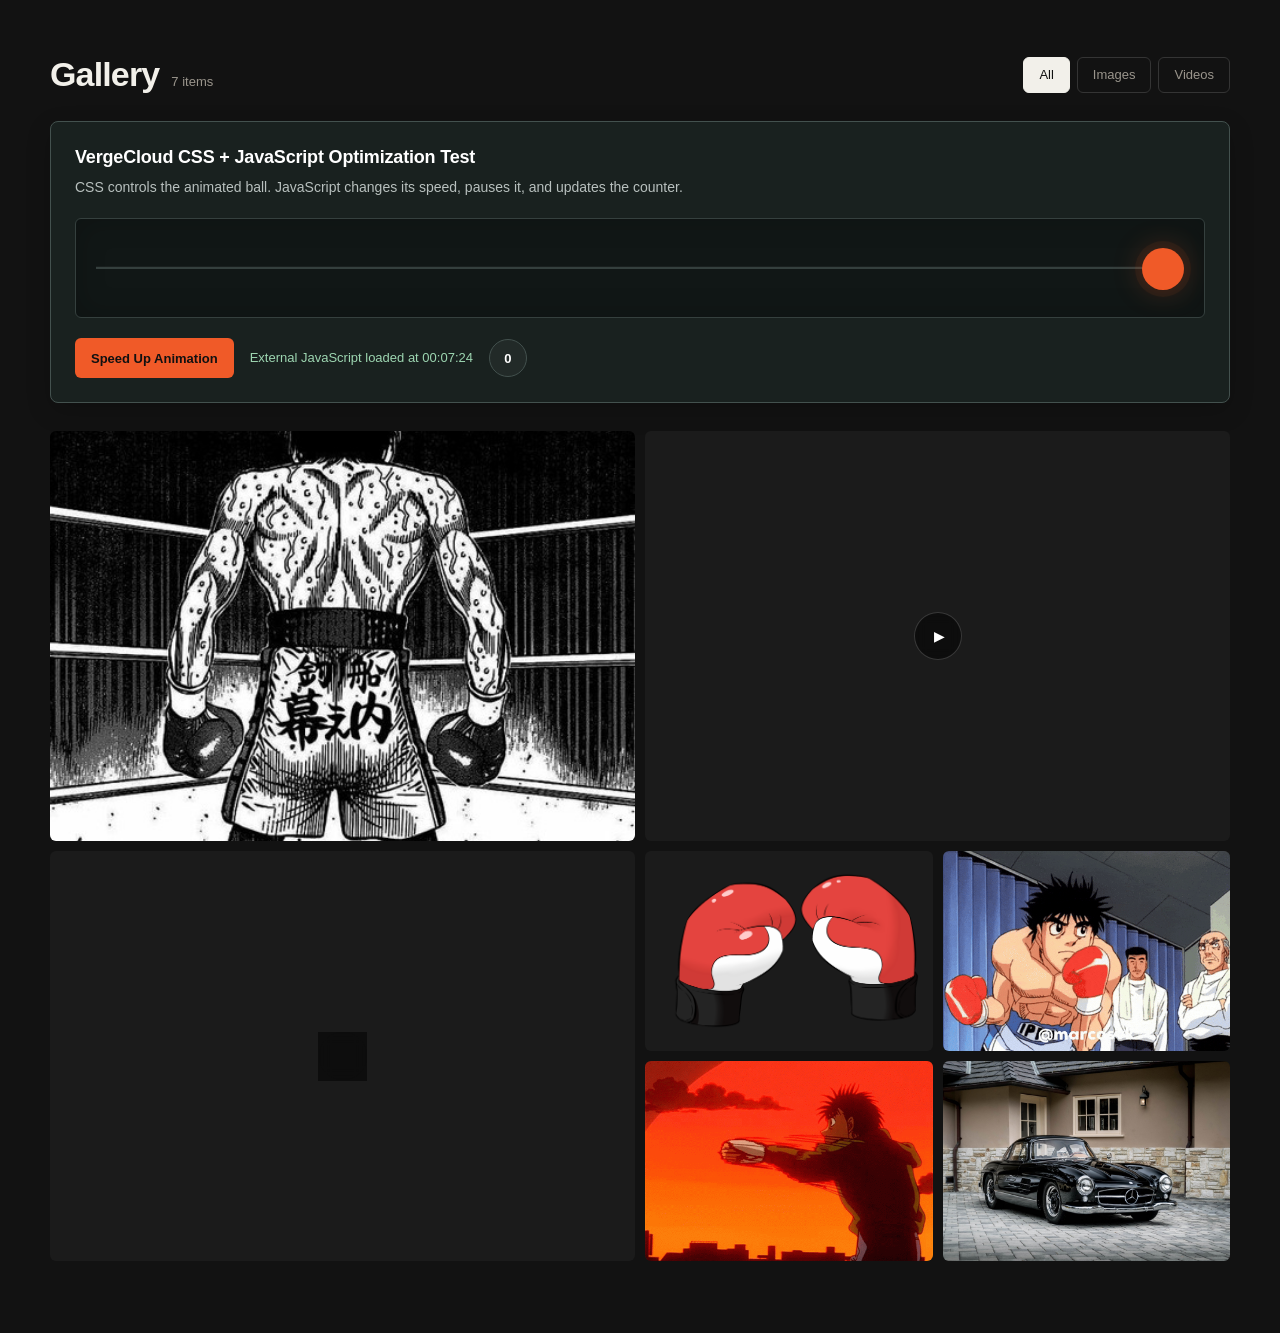
<file: index.html>
<!DOCTYPE html>
<html lang="en">
<head>
  <meta charset="UTF-8">
  <meta name="viewport" content="width=device-width, initial-scale=1.0">

  <title>Gallery</title>

  <link rel="stylesheet" href="/css/optimization-test.css?v=20260910-test">


  <style>
    * {
      box-sizing: border-box;
    }

    html {
      scroll-behavior: smooth;
    }

    body {
      margin: 0;
      background: #121212;
      color: #f2f0ea;
      font-family:
        -apple-system,
        BlinkMacSystemFont,
        "Segoe UI",
        Helvetica,
        Arial,
        sans-serif;
    }

    body.mg-no-scroll {
      overflow: hidden;
    }

    button {
      font: inherit;
    }

    .mg-gallery {
      --mg-bg: #121212;
      --mg-surface: #1b1b1b;
      --mg-surface-hover: #222;
      --mg-text: #f2f0ea;
      --mg-muted: #9a958c;
      --mg-border: #343434;
      --mg-border-hover: #666;
      --mg-accent: #c98f4e;
      --mg-gap: 10px;

      min-height: 100vh;
      background: var(--mg-bg);
      color: var(--mg-text);
      padding: 56px 24px 72px;
    }

    .mg-container {
      width: 100%;
      max-width: 1180px;
      margin: 0 auto;
    }

    /* ==========================
       HEADER
    ========================== */

    .mg-head {
      margin-bottom: 28px;

      display: flex;
      align-items: center;
      justify-content: space-between;
      flex-wrap: wrap;

      gap: 18px;
    }

    .mg-heading {
      display: flex;
      align-items: baseline;
      gap: 12px;
    }

    .mg-head h2 {
      margin: 0;

      font-size: clamp(26px, 3vw, 34px);
      line-height: 1.1;
      font-weight: 600;

      letter-spacing: -0.025em;
    }

    .mg-count {
      color: var(--mg-muted);
      font-size: 13px;
    }

    /* ==========================
       FILTERS
    ========================== */

    .mg-filters {
      display: flex;
      align-items: center;
      gap: 7px;

      overflow-x: auto;
      scrollbar-width: none;
    }

    .mg-filters::-webkit-scrollbar {
      display: none;
    }

    .mg-filter {
      flex-shrink: 0;

      min-height: 36px;
      padding: 7px 15px;

      border: 1px solid var(--mg-border);
      border-radius: 6px;

      background: transparent;
      color: var(--mg-muted);

      font-size: 13px;
      font-weight: 500;

      cursor: pointer;

      text-decoration: none;
      display: inline-flex;
      align-items: center;
      justify-content: center;

      transition:
        background 0.18s ease,
        border-color 0.18s ease,
        color 0.18s ease,
        transform 0.18s ease;
    }

    .mg-filter:hover {
      color: var(--mg-text);
      border-color: var(--mg-border-hover);
      background: #1d1d1d;
    }

    .mg-filter:active {
      transform: scale(0.97);
    }

    .mg-filter.active {
      background: var(--mg-text);
      color: #111;
      border-color: var(--mg-text);
    }

    .mg-filter:focus-visible {
      outline: 2px solid var(--mg-accent);
      outline-offset: 3px;
    }

    /* ==========================
       GRID
    ========================== */

    .mg-grid {
      display: grid;

      grid-template-columns: repeat(4, minmax(0, 1fr));
      grid-auto-rows: 200px;
      grid-auto-flow: dense;

      gap: var(--mg-gap);
    }

    .mg-item {
      position: relative;

      margin: 0;
      overflow: hidden;

      border-radius: 6px;
      background: var(--mg-surface);

      cursor: pointer;

      opacity: 1;
      transform: scale(1);

      transition:
        opacity 0.22s ease,
        transform 0.22s ease,
        background 0.2s ease;
    }

    .mg-item:hover {
      background: var(--mg-surface-hover);
    }

    .mg-item.mg-span-2 {
      grid-column: span 2;
      grid-row: span 2;
    }

    .mg-item.mg-hidden {
      display: none;
    }

    .mg-item img,
    .mg-item video {
      width: 100%;
      height: 100%;

      object-fit: cover;
      display: block;

      transition:
        transform 0.45s cubic-bezier(0.2, 0.7, 0.2, 1),
        filter 0.35s ease;
    }

    .mg-item::after {
      content: "";

      position: absolute;
      inset: 0;

      pointer-events: none;

      background:
        linear-gradient(
          to top,
          rgba(0, 0, 0, 0.35),
          rgba(0, 0, 0, 0) 45%
        );

      opacity: 0;

      transition: opacity 0.3s ease;
    }

    .mg-item:hover::after {
      opacity: 1;
    }

    .mg-item:hover img,
    .mg-item:hover video {
      transform: scale(1.035);
      filter: brightness(0.88);
    }

    .mg-type {
      position: absolute;
      z-index: 3;

      left: 12px;
      bottom: 12px;

      color: rgba(255, 255, 255, 0.88);

      font-size: 11px;
      font-weight: 500;
      letter-spacing: 0.06em;
      text-transform: uppercase;

      opacity: 0;
      transform: translateY(4px);

      transition:
        opacity 0.25s ease,
        transform 0.25s ease;

      pointer-events: none;
    }

    .mg-item:hover .mg-type {
      opacity: 1;
      transform: translateY(0);
    }

    .mg-play {
      position: absolute;
      z-index: 4;

      top: 50%;
      left: 50%;

      width: 48px;
      height: 48px;

      transform: translate(-50%, -50%);

      border: 1px solid rgba(255, 255, 255, 0.18);
      border-radius: 50%;

      background: rgba(5, 5, 5, 0.62);
      color: #fff;

      display: flex;
      align-items: center;
      justify-content: center;

      font-size: 14px;

      padding-left: 3px;

      pointer-events: none;

      backdrop-filter: blur(6px);
      -webkit-backdrop-filter: blur(6px);

      transition:
        transform 0.25s ease,
        background 0.25s ease,
        opacity 0.25s ease;
    }

    .mg-item:hover .mg-play {
      transform: translate(-50%, -50%) scale(1.08);
      background: rgba(5, 5, 5, 0.76);
    }

    .mg-item.mg-video-playing .mg-play {
      opacity: 0;
    }

    /* ==========================
       LIGHTBOX
    ========================== */

    .mg-lightbox {
      position: fixed;
      z-index: 9999;

      inset: 0;

      display: flex;
      align-items: center;
      justify-content: center;

      padding: 60px 80px;

      background: rgba(7, 7, 7, 0.96);

      opacity: 0;
      visibility: hidden;

      transition:
        opacity 0.22s ease,
        visibility 0.22s ease;

      backdrop-filter: blur(8px);
      -webkit-backdrop-filter: blur(8px);
    }

    .mg-lightbox.open {
      opacity: 1;
      visibility: visible;
    }

    .mg-lightbox-inner {
      position: relative;

      display: flex;
      align-items: center;
      justify-content: center;

      width: 100%;
      height: 100%;

      transform: scale(0.975);

      transition: transform 0.25s ease;
    }

    .mg-lightbox.open .mg-lightbox-inner {
      transform: scale(1);
    }

    .mg-lightbox-inner img,
    .mg-lightbox-inner video {
      display: block;

      max-width: 92vw;
      max-height: 84vh;

      width: auto;
      height: auto;

      border-radius: 5px;

      object-fit: contain;

      box-shadow:
        0 20px 70px rgba(0, 0, 0, 0.35);
    }

    .mg-lightbox-top {
      position: absolute;
      z-index: 10;

      top: 22px;
      left: 28px;
      right: 28px;

      display: flex;
      align-items: center;
      justify-content: space-between;

      pointer-events: none;
    }

    .mg-lightbox-counter {
      color: rgba(255, 255, 255, 0.65);
      font-size: 13px;
      letter-spacing: 0.03em;
    }

    .mg-close {
      width: 42px;
      height: 42px;

      display: flex;
      align-items: center;
      justify-content: center;

      border: 1px solid rgba(255, 255, 255, 0.13);
      border-radius: 50%;

      background: rgba(255, 255, 255, 0.06);
      color: #fff;

      font-size: 18px;

      cursor: pointer;

      pointer-events: auto;

      transition:
        background 0.2s ease,
        transform 0.2s ease;
    }

    .mg-close:hover {
      background: rgba(255, 255, 255, 0.12);
      transform: rotate(5deg);
    }

    .mg-nav {
      position: absolute;
      z-index: 10;

      top: 50%;

      width: 46px;
      height: 46px;

      display: flex;
      align-items: center;
      justify-content: center;

      transform: translateY(-50%);

      border: 1px solid rgba(255, 255, 255, 0.12);
      border-radius: 50%;

      background: rgba(255, 255, 255, 0.06);
      color: white;

      font-size: 22px;

      cursor: pointer;
    }

    .mg-prev {
      left: 22px;
    }

    .mg-next {
      right: 22px;
    }

    .mg-empty {
      display: none;

      padding: 60px 20px;

      color: var(--mg-muted);
      text-align: center;

      font-size: 14px;
    }

    @media (max-width: 900px) {
      .mg-gallery {
        padding: 42px 18px 56px;
      }

      .mg-grid {
        grid-template-columns: repeat(3, minmax(0, 1fr));
        grid-auto-rows: 180px;
      }

      .mg-lightbox {
        padding: 55px 60px;
      }
    }

    @media (max-width: 720px) {
      .mg-gallery {
        padding: 32px 14px 48px;
      }
.mg-head {
        align-items: flex-start;
        flex-direction: column;
        margin-bottom: 20px;
      }

      .mg-filters {
        width: 100%;
      }

      .mg-grid {
        grid-template-columns: repeat(2, minmax(0, 1fr));
        grid-auto-rows: 150px;
        gap: 7px;
      }

      .mg-item {
        border-radius: 4px;
      }

      .mg-item.mg-span-2 {
        grid-column: span 2;
        grid-row: span 2;
      }

      .mg-lightbox {
        padding: 65px 14px 30px;
      }

      .mg-lightbox-inner img,
      .mg-lightbox-inner video {
        max-width: 100%;
        max-height: 78vh;
      }

      .mg-type {
        opacity: 1;
        transform: none;
      }
    }

    @media (max-width: 420px) {
      .mg-grid {
        grid-auto-rows: 130px;
      }

      .mg-head h2 {
        font-size: 26px;
      }
    }

  </style>
</head>

<body>

  <section class="mg-gallery" id="mg-gallery">

    <div class="mg-container">
<!-- HEADER -->
      <div class="mg-head">

        <div class="mg-heading">
          <h2>Gallery</h2>
          <span class="mg-count" id="mg-count"></span>
        </div>

        <nav
          class="mg-filters"
          aria-label="Gallery navigation"
        >
          <a
            class="mg-filter active"
            href="/"
          >
            All
          </a>

          <a
            class="mg-filter"
            href="/images/"
          >
            Images
          </a>

          <a
            class="mg-filter"
            href="/videos/"
          >
            Videos
          </a>
        </nav>

      </div>


      <!-- EXTERNAL CSS + JAVASCRIPT OPTIMIZATION TEST -->
      <section class="opt-test-card" id="opt-test-card">
        <div class="opt-test-copy">
          <h3>VergeCloud CSS + JavaScript Optimization Test</h3>
          <p>
            CSS controls the animated ball. JavaScript changes its speed, pauses it,
            and updates the counter.
          </p>
        </div>

        <div class="opt-animation-stage">
          <div class="opt-animation-track"></div>
          <div class="opt-animation-ball" id="opt-animation-ball"></div>
        </div>

        <div class="opt-test-actions">
          <button
            id="opt-test-button"
            class="opt-test-button"
            type="button"
          >
            Speed Up Animation
          </button>

          <span
            id="opt-test-status"
            class="opt-test-status"
          >
            Waiting for external JavaScript...
          </span>

          <span
            id="opt-test-counter"
            class="opt-test-counter"
          >
            0
          </span>
        </div>
      </section>

      <!-- GRID -->
      <div class="mg-grid" id="mg-grid">

        <!-- IMAGE -->
        <figure
          class="mg-item mg-span-2"
          data-type="image"
          tabindex="0"
          role="button"
          aria-label="Open artwork"
        >
          <img
            src="/images/artworks-33JSsucEziFGHKbT-QR8W4Q-t500x500.jpg"
            alt="Artwork"
            loading="lazy"
          >

          <span class="mg-type">Photo</span>
        </figure>

        <!-- VIDEO -->
        <figure
          class="mg-item mg-span-2"
          data-type="video"
          tabindex="0"
          role="button"
          aria-label="Open video"
        >
          <video
            src="/videos/vidssave.comElMatador1080p60.mp4"
            muted
            loop
            playsinline
            preload="metadata"
          ></video>

          <span class="mg-play">▶</span>
          <span class="mg-type">Video</span>
        </figure>

        <!-- VIDEO -->
        <figure
          class="mg-item mg-span-2"
          data-type="video"
          tabindex="0"
          role="button"
          aria-label="Open video"
        >
          <video
            src="/videos/vidssave.comVR46Status720p.mp4"
            muted
            loop
            playsinline
            preload="metadata"
          ></video>

          <span class="mg-play">▶</span>
          <span class="mg-type">Video</span>
        </figure>

        <!-- IMAGE -->
        <figure
          class="mg-item"
          data-type="image"
          tabindex="0"
          role="button"
          aria-label="Open boxing gloves image"
        >
          <img
            src="/images/Pngtreeboxinggloves6129663.png"
            alt="Boxing gloves"
            loading="lazy"
          >

          <span class="mg-type">Photo</span>
        </figure>

        <!-- IMAGE -->
        <figure
          class="mg-item"
          data-type="image"
          tabindex="0"
          role="button"
          aria-label="Open Hajime no Ippo GIF"
        >
          <img
            src="/images/HajimenoippoGIF.gif"
            alt="Hajime no Ippo GIF"
            loading="lazy"
          >

          <span class="mg-type">GIF</span>
        </figure>

        <!-- IMAGE -->
        <figure
          class="mg-item"
          data-type="image"
          tabindex="0"
          role="button"
          aria-label="Open Hajime no Ippo end GIF"
        >
          <img
            src="/images/hajimenoippoend-hajime.gif"
            alt="Hajime no Ippo end GIF"
            loading="lazy"
          >

          <span class="mg-type">GIF</span>
        </figure>

        <!-- IMAGE -->
        <figure
          class="mg-item"
          data-type="image"
          tabindex="0"
          role="button"
          aria-label="Open Mercedes-Benz image"
        >
          <img
            src="/images/mercbenz.jpg"
            alt="Mercedes-Benz"
            loading="lazy"
          >

          <span class="mg-type">Photo</span>
        </figure>

      </div>

      <div class="mg-empty" id="mg-empty">
        No media found.
      </div>

    </div>

  </section>

  <!-- LIGHTBOX -->
  <div
    class="mg-lightbox"
    id="mg-lightbox"
    role="dialog"
    aria-modal="true"
    aria-hidden="true"
  >

    <div class="mg-lightbox-top">

      <span
        class="mg-lightbox-counter"
        id="mg-lightbox-counter"
      ></span>

      <button
        class="mg-close"
        id="mg-close"
        type="button"
        aria-label="Close gallery"
      >
        ✕
      </button>

    </div>

    <button
      class="mg-nav mg-prev"
      id="mg-prev"
      type="button"
      aria-label="Previous media"
    >
      ‹
    </button>

    <div
      class="mg-lightbox-inner"
      id="mg-lightbox-inner"
    ></div>

    <button
      class="mg-nav mg-next"
      id="mg-next"
      type="button"
      aria-label="Next media"
    >
      ›
    </button>

  </div>

  <script>
    (function () {
const allItems = Array.from(
        document.querySelectorAll(".mg-item")
      );

      const lightbox =
        document.getElementById("mg-lightbox");

      const lightboxInner =
        document.getElementById("mg-lightbox-inner");

      const lightboxCounter =
        document.getElementById("mg-lightbox-counter");

      const closeBtn =
        document.getElementById("mg-close");

      const prevBtn =
        document.getElementById("mg-prev");

      const nextBtn =
        document.getElementById("mg-next");

      const galleryCount =
        document.getElementById("mg-count");

      const emptyState =
        document.getElementById("mg-empty");

      let visibleItems = [...allItems];
      let currentIndex = 0;

      function updateGalleryCount() {
        const count = visibleItems.length;

        galleryCount.textContent =
          count + (count === 1 ? " item" : " items");

        emptyState.style.display =
          count === 0 ? "block" : "none";
      }

      allItems.forEach(function (item) {

        const video = item.querySelector("video");

        if (!video) return;

        item.addEventListener("mouseenter", function () {

          video
            .play()
            .then(function () {
              item.classList.add("mg-video-playing");
            })
            .catch(function () {});

        });

        item.addEventListener("mouseleave", function () {

          video.pause();

          try {
            video.currentTime = 0;
          } catch (error) {}

          item.classList.remove("mg-video-playing");

        });

      });

      function openLightbox(item) {

        visibleItems =
          allItems.filter(function (element) {
            return !element.classList.contains("mg-hidden");
          });

        currentIndex =
          visibleItems.indexOf(item);

        if (currentIndex === -1) {
          return;
        }

        renderLightbox();

        lightbox.classList.add("open");

        lightbox.setAttribute(
          "aria-hidden",
          "false"
        );

        document.body.classList.add(
          "mg-no-scroll"
        );

        closeBtn.focus();
      }

      function renderLightbox() {

        const item =
          visibleItems[currentIndex];

        if (!item) return;

        const type =
          item.dataset.type;

        lightboxInner.innerHTML = "";

        if (type === "image") {

          const original =
            item.querySelector("img");

          const image =
            document.createElement("img");

          image.src = original.src;

          image.alt =
            original.alt || "Gallery image";

          lightboxInner.appendChild(image);

        } else if (type === "video") {

          const original =
            item.querySelector("video");

          const video =
            document.createElement("video");

          video.src = original.src;

          video.controls = true;
          video.autoplay = true;
          video.playsInline = true;

          lightboxInner.appendChild(video);

        }

        lightboxCounter.textContent =
          (currentIndex + 1) +
          " / " +
          visibleItems.length;

        const shouldShowNavigation =
          visibleItems.length > 1;

        prevBtn.style.display =
          shouldShowNavigation
            ? "flex"
            : "none";

        nextBtn.style.display =
          shouldShowNavigation
            ? "flex"
            : "none";
      }

      function closeLightbox() {

        lightbox.classList.remove("open");

        lightbox.setAttribute(
          "aria-hidden",
          "true"
        );

        document.body.classList.remove(
          "mg-no-scroll"
        );

        const video =
          lightboxInner.querySelector("video");

        if (video) {
          video.pause();
        }

        setTimeout(function () {

          if (
            !lightbox.classList.contains("open")
          ) {
            lightboxInner.innerHTML = "";
          }

        }, 220);
      }

      function previousItem() {

        if (visibleItems.length <= 1) {
          return;
        }

        currentIndex =
          (
            currentIndex -
            1 +
            visibleItems.length
          ) %
          visibleItems.length;

        renderLightbox();
      }

      function nextItem() {

        if (visibleItems.length <= 1) {
          return;
        }

        currentIndex =
          (
            currentIndex +
            1
          ) %
          visibleItems.length;

        renderLightbox();
      }

      allItems.forEach(function (item) {

        item.addEventListener(
          "click",
          function () {
            openLightbox(item);
          }
        );

        item.addEventListener(
          "keydown",
          function (event) {

            if (
              event.key === "Enter" ||
              event.key === " "
            ) {

              event.preventDefault();

              openLightbox(item);

            }

          }
        );

      });

      closeBtn.addEventListener(
        "click",
        closeLightbox
      );

      prevBtn.addEventListener(
        "click",
        function (event) {

          event.stopPropagation();

          previousItem();

        }
      );

      nextBtn.addEventListener(
        "click",
        function (event) {

          event.stopPropagation();

          nextItem();

        }
      );

      lightbox.addEventListener(
        "click",
        function (event) {

          if (
            event.target === lightbox ||
            event.target === lightboxInner
          ) {

            closeLightbox();

          }

        }
      );

      document.addEventListener(
        "keydown",
        function (event) {

          if (
            !lightbox.classList.contains("open")
          ) {
            return;
          }

          if (event.key === "Escape") {
            closeLightbox();
          }

          else if (event.key === "ArrowLeft") {
            previousItem();
          }

          else if (event.key === "ArrowRight") {
            nextItem();
          }

        }
      );

      updateGalleryCount();

    })();
  </script>
  <script src="/js/optimization-test.js?v=20260910-test" defer></script>

</body>
</html>
</file>
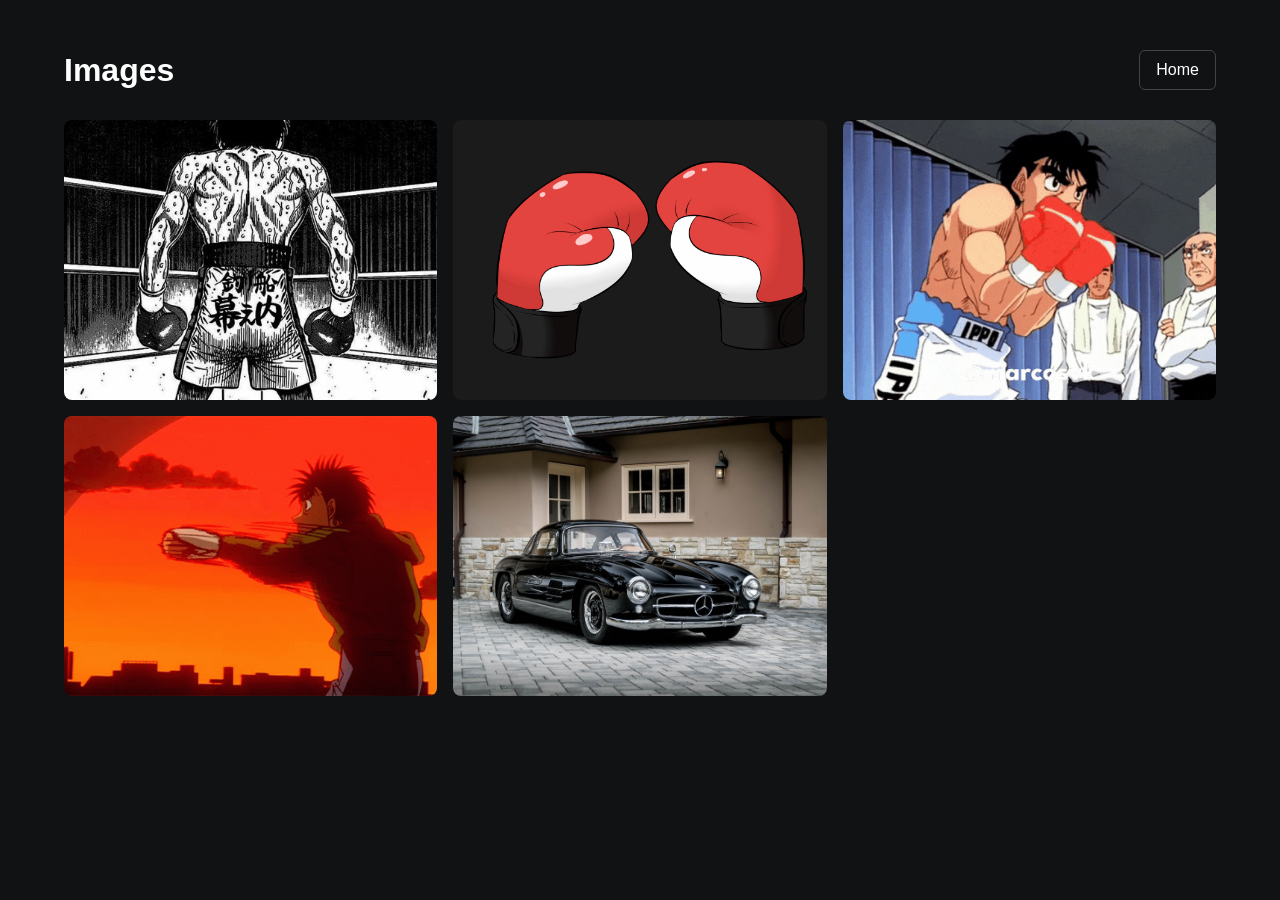
<file: images/index.html>
<!DOCTYPE html>
<html lang="en">
<head>
  <meta charset="UTF-8">
  <meta name="viewport" content="width=device-width, initial-scale=1.0">

  <title>Images</title>

  <style>
    * {
      box-sizing: border-box;
    }

    body {
      margin: 0;
      background: #101214;
      color: #ffffff;
      font-family: Arial, sans-serif;
    }

    .container {
      max-width: 1200px;
      margin: auto;
      padding: 50px 24px;
    }

    .top {
      display: flex;
      justify-content: space-between;
      align-items: center;
      margin-bottom: 30px;
    }

    h1 {
      margin: 0;
      font-size: 32px;
    }

    a {
      color: #ffffff;
      text-decoration: none;
    }

    .back {
      border: 1px solid #444;
      padding: 10px 16px;
      border-radius: 6px;
    }

    .grid {
      display: grid;
      grid-template-columns: repeat(3, 1fr);
      gap: 16px;
    }

    .grid img {
      width: 100%;
      height: 280px;
      object-fit: cover;
      display: block;
      border-radius: 8px;
      background: #1b1b1b;
    }

    @media (max-width: 800px) {
      .grid {
        grid-template-columns: repeat(2, 1fr);
      }
    }

    @media (max-width: 500px) {
      .grid {
        grid-template-columns: 1fr;
      }
    }
  </style>
</head>

<body>

  <div class="container">

    <div class="top">
      <h1>Images</h1>
      <a class="back" href="/">Home</a>
    </div>

    <div class="grid">

      <a href="artworks-33JSsucEziFGHKbT-QR8W4Q-t500x500.jpg">
        <img
          src="artworks-33JSsucEziFGHKbT-QR8W4Q-t500x500.jpg"
          alt="Artwork"
        >
      </a>

      <a href="Pngtreeboxinggloves6129663.png">
        <img
          src="Pngtreeboxinggloves6129663.png"
          alt="Boxing gloves"
        >
      </a>

      <a href="HajimenoippoGIF.gif">
        <img
          src="HajimenoippoGIF.gif"
          alt="Hajime no Ippo"
        >
      </a>

      <a href="hajimenoippoend-hajime.gif">
        <img
          src="hajimenoippoend-hajime.gif"
          alt="Hajime no Ippo"
        >
      </a>

      <a href="mercbenz.jpg">
        <img
          src="mercbenz.jpg"
          alt="Mercedes-Benz"
        >
      </a>

    </div>

  </div>

</body>
</html>
</file>
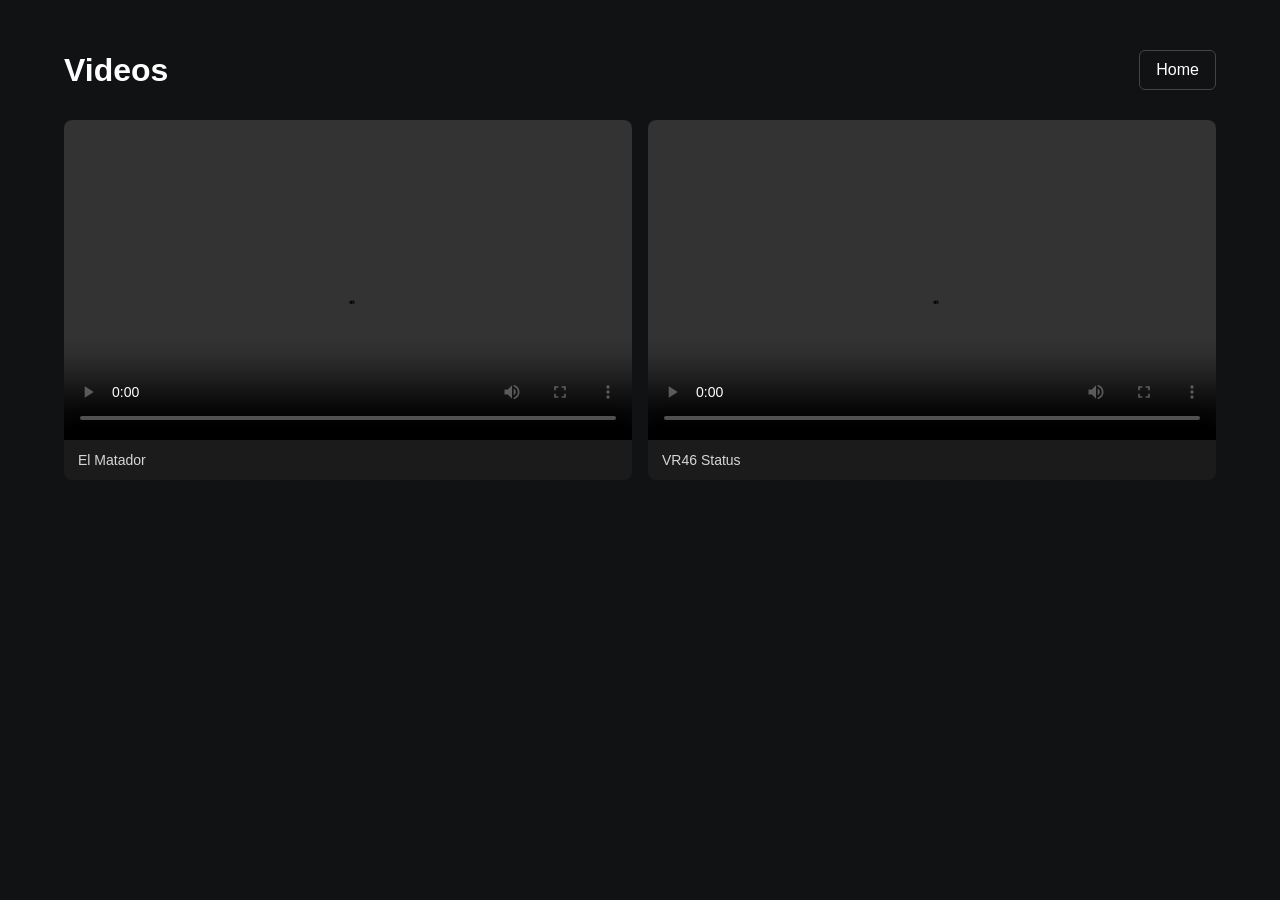
<file: videos/index.html>
<!DOCTYPE html>
<html lang="en">
<head>
  <meta charset="UTF-8">
  <meta name="viewport" content="width=device-width, initial-scale=1.0">

  <title>Videos</title>

  <style>
    * {
      box-sizing: border-box;
    }

    body {
      margin: 0;
      background: #101214;
      color: #ffffff;
      font-family: Arial, sans-serif;
    }

    .container {
      max-width: 1200px;
      margin: auto;
      padding: 50px 24px;
    }

    .top {
      display: flex;
      justify-content: space-between;
      align-items: center;
      margin-bottom: 30px;
    }

    h1 {
      margin: 0;
      font-size: 32px;
    }

    a {
      color: #ffffff;
      text-decoration: none;
    }

    .back {
      border: 1px solid #444;
      padding: 10px 16px;
      border-radius: 6px;
    }

    .grid {
      display: grid;
      grid-template-columns: repeat(2, 1fr);
      gap: 16px;
    }

    .video-card {
      background: #1b1b1b;
      border-radius: 8px;
      overflow: hidden;
    }

    .video-card video {
      width: 100%;
      height: 320px;
      object-fit: cover;
      display: block;
      background: #000000;
    }

    .video-name {
      padding: 12px 14px;
      color: #d7d7d7;
      font-size: 14px;
    }

    @media (max-width: 800px) {
      .grid {
        grid-template-columns: 1fr;
      }

      .video-card video {
        height: 260px;
      }
    }
  </style>
</head>

<body>

  <div class="container">

    <div class="top">
      <h1>Videos</h1>
      <a class="back" href="/">Home</a>
    </div>

    <div class="grid">

      <div class="video-card">
        <video
          src="vidssave.comElMatador1080p60.mp4"
          controls
          preload="metadata"
          playsinline
        ></video>
        <div class="video-name">
          El Matador
        </div>
      </div>

      <div class="video-card">
        <video
          src="vidssave.comVR46Status720p.mp4"
          controls
          preload="metadata"
          playsinline
        ></video>
        <div class="video-name">
          VR46 Status
        </div>
      </div>

    </div>

  </div>

</body>
</html>
</file>
<file: css/optimization-test.css>
/*
===============================================================================
VERGECLOUD CSS OPTIMIZATION TEST
===============================================================================

PURPOSE

This stylesheet is intentionally:

1. Unminified
2. Verbose
3. Heavily commented
4. Spaced across many lines
5. Written using expanded CSS declarations
6. Filled with safe additional styling rules

This makes it easier to verify whether VergeCloud CSS Optimization is
actually modifying and reducing the CSS response.

EXPECTED RESULT BEFORE OPTIMIZATION

The response should contain:

- These comments
- Many line breaks
- Indentation
- Long property declarations
- Human-readable formatting

EXPECTED RESULT AFTER OPTIMIZATION

A CSS optimizer may:

- Remove comments
- Remove unnecessary whitespace
- Remove line breaks
- Collapse values
- Combine declarations
- Produce a significantly smaller response

IMPORTANT

The appearance and animation should continue working after optimization.

===============================================================================
*/


/*
-------------------------------------------------------------------------------
SECTION 01
MAIN TEST CARD
-------------------------------------------------------------------------------
*/

.opt-test-card {

    margin-top: 0px;

    margin-right: 0px;

    margin-bottom: 28px;

    margin-left: 0px;


    padding-top: 24px;

    padding-right: 24px;

    padding-bottom: 24px;

    padding-left: 24px;


    background-color: #19211f;


    color: #ffffff;


    border-top-width: 1px;

    border-right-width: 1px;

    border-bottom-width: 1px;

    border-left-width: 1px;


    border-top-style: solid;

    border-right-style: solid;

    border-bottom-style: solid;

    border-left-style: solid;


    border-top-color: #43514e;

    border-right-color: #43514e;

    border-bottom-color: #43514e;

    border-left-color: #43514e;


    border-top-left-radius: 8px;

    border-top-right-radius: 8px;

    border-bottom-right-radius: 8px;

    border-bottom-left-radius: 8px;


    box-shadow:
        0px
        8px
        24px
        rgba(0, 0, 0, 0.18);


    transition-property:
        background-color,
        border-color,
        box-shadow,
        transform;

    transition-duration:
        250ms,
        250ms,
        250ms,
        250ms;

    transition-timing-function:
        ease,
        ease,
        ease,
        ease;
}


/*
Main card hover state.
*/

.opt-test-card:hover {

    background-color: #1e2826;

    border-top-color: #53625e;

    border-right-color: #53625e;

    border-bottom-color: #53625e;

    border-left-color: #53625e;


    box-shadow:
        0px
        12px
        30px
        rgba(0, 0, 0, 0.24);
}


/*
-------------------------------------------------------------------------------
SECTION 02
COPY AREA
-------------------------------------------------------------------------------
*/

.opt-test-copy {

    display: block;

    width: 100%;

    position: relative;

    z-index: 1;
}


.opt-test-copy h3 {

    margin-top: 0px;

    margin-right: 0px;

    margin-bottom: 6px;

    margin-left: 0px;


    padding-top: 0px;

    padding-right: 0px;

    padding-bottom: 0px;

    padding-left: 0px;


    color: #ffffff;


    font-size: 18px;

    font-weight: 600;

    font-style: normal;

    line-height: 1.3;

    letter-spacing: -0.01em;
}


.opt-test-copy p {

    margin-top: 0px;

    margin-right: 0px;

    margin-bottom: 0px;

    margin-left: 0px;


    color: #b8c0be;


    font-size: 14px;

    font-weight: 400;

    font-style: normal;

    line-height: 1.6;

    letter-spacing: 0em;
}


/*
-------------------------------------------------------------------------------
SECTION 03
ANIMATION STAGE
-------------------------------------------------------------------------------
*/

.opt-animation-stage {

    position: relative;


    width: 100%;

    height: 100px;


    margin-top: 20px;

    margin-right: 0px;

    margin-bottom: 20px;

    margin-left: 0px;


    overflow-x: hidden;

    overflow-y: hidden;


    background-color: #111716;


    border-top-width: 1px;

    border-right-width: 1px;

    border-bottom-width: 1px;

    border-left-width: 1px;


    border-top-style: solid;

    border-right-style: solid;

    border-bottom-style: solid;

    border-left-style: solid;


    border-top-color: #35403e;

    border-right-color: #35403e;

    border-bottom-color: #35403e;

    border-left-color: #35403e;


    border-top-left-radius: 6px;

    border-top-right-radius: 6px;

    border-bottom-right-radius: 6px;

    border-bottom-left-radius: 6px;


    box-shadow:
        inset
        0px
        0px
        30px
        rgba(0, 0, 0, 0.20);
}


/*
-------------------------------------------------------------------------------
SECTION 04
TRACK
-------------------------------------------------------------------------------
*/

.opt-animation-track {

    position: absolute;


    top: 50%;

    left: 20px;

    right: 20px;


    height: 2px;


    transform:
        translateY(-50%);


    background-color: #35403e;


    opacity: 1;
}


/*
Additional decorative track layer.

This does not change the functionality of the animation.
*/

.opt-animation-track::before {

    content: "";


    position: absolute;


    top: -1px;

    left: 0px;


    width: 100%;

    height: 1px;


    background-color:
        rgba(255, 255, 255, 0.04);
}


/*
-------------------------------------------------------------------------------
SECTION 05
ANIMATED BALL
-------------------------------------------------------------------------------
*/

.opt-animation-ball {

    position: absolute;


    top: 29px;

    left: 20px;


    width: 42px;

    height: 42px;


    min-width: 42px;

    min-height: 42px;


    background-color: #f05a28;


    border-top-left-radius: 50%;

    border-top-right-radius: 50%;

    border-bottom-right-radius: 50%;

    border-bottom-left-radius: 50%;


    box-shadow:
        0px
        0px
        0px
        7px
        rgba(240, 90, 40, 0.07),

        0px
        0px
        30px
        rgba(240, 90, 40, 0.28);


    animation-name:
        vergecloudMove;

    animation-duration:
        3s;

    animation-delay:
        0s;

    animation-timing-function:
        ease-in-out;

    animation-iteration-count:
        infinite;

    animation-direction:
        alternate;

    animation-fill-mode:
        both;

    animation-play-state:
        running;


    will-change:
        left,
        transform;
}


/*
Fast animation state.

The JavaScript applies this class.
*/

.opt-animation-ball.fast {

    animation-duration:
        0.7s;
}


/*
Paused animation state.

The JavaScript applies this class.
*/

.opt-animation-ball.paused {

    animation-play-state:
        paused;
}


/*
-------------------------------------------------------------------------------
SECTION 06
PRIMARY CSS ANIMATION
-------------------------------------------------------------------------------
*/

@keyframes vergecloudMove {

    0% {

        left:
            20px;

        transform:
            rotate(0deg)
            scale(1);
    }


    25% {

        transform:
            rotate(90deg)
            scale(1.04);
    }


    50% {

        transform:
            rotate(180deg)
            scale(0.96);
    }


    75% {

        transform:
            rotate(270deg)
            scale(1.04);
    }


    100% {

        left:
            calc(100% - 62px);

        transform:
            rotate(360deg)
            scale(1);
    }

}


/*
-------------------------------------------------------------------------------
SECTION 07
ACTION AREA
-------------------------------------------------------------------------------
*/

.opt-test-actions {

    display: flex;

    flex-direction: row;

    flex-wrap: wrap;


    align-items: center;

    justify-content: flex-start;


    gap: 16px;


    width: 100%;


    margin-top: 0px;

    margin-right: 0px;

    margin-bottom: 0px;

    margin-left: 0px;
}


/*
-------------------------------------------------------------------------------
SECTION 08
BUTTON
-------------------------------------------------------------------------------
*/

.opt-test-button {

    display: inline-flex;

    align-items: center;

    justify-content: center;


    min-height: 40px;


    padding-top: 10px;

    padding-right: 16px;

    padding-bottom: 10px;

    padding-left: 16px;


    background-color: #f05a28;


    color: #111111;


    border-top-width: 0px;

    border-right-width: 0px;

    border-bottom-width: 0px;

    border-left-width: 0px;


    border-top-left-radius: 6px;

    border-top-right-radius: 6px;

    border-bottom-right-radius: 6px;

    border-bottom-left-radius: 6px;


    font-family:
        Arial,
        Helvetica,
        sans-serif;

    font-size:
        13px;

    font-weight:
        600;

    line-height:
        1;


    cursor:
        pointer;


    transition-property:
        background-color,
        transform,
        filter,
        box-shadow;

    transition-duration:
        180ms,
        180ms,
        180ms,
        180ms;

    transition-timing-function:
        ease,
        ease,
        ease,
        ease;
}


.opt-test-button:hover {

    background-color:
        #ff6b37;


    filter:
        brightness(1.05);


    box-shadow:
        0px
        6px
        18px
        rgba(240, 90, 40, 0.20);
}


.opt-test-button:active {

    transform:
        scale(0.97);
}


.opt-test-button:focus {

    outline:
        none;
}


.opt-test-button:focus-visible {

    outline-width:
        2px;

    outline-style:
        solid;

    outline-color:
        #ffffff;

    outline-offset:
        3px;
}


/*
-------------------------------------------------------------------------------
SECTION 09
STATUS LABEL
-------------------------------------------------------------------------------
*/

.opt-test-status {

    display:
        inline-block;


    color:
        #9dd6b1;


    font-size:
        13px;

    font-weight:
        500;

    line-height:
        1.4;


    min-width:
        170px;
}


/*
-------------------------------------------------------------------------------
SECTION 10
COUNTER
-------------------------------------------------------------------------------
*/

.opt-test-counter {

    display:
        inline-flex;

    align-items:
        center;

    justify-content:
        center;


    width:
        38px;

    height:
        38px;


    color:
        #ffffff;


    background-color:
        rgba(255, 255, 255, 0.04);


    border-top-width:
        1px;

    border-right-width:
        1px;

    border-bottom-width:
        1px;

    border-left-width:
        1px;


    border-top-style:
        solid;

    border-right-style:
        solid;

    border-bottom-style:
        solid;

    border-left-style:
        solid;


    border-top-color:
        #43514e;

    border-right-color:
        #43514e;

    border-bottom-color:
        #43514e;

    border-left-color:
        #43514e;


    border-top-left-radius:
        50%;

    border-top-right-radius:
        50%;

    border-bottom-right-radius:
        50%;

    border-bottom-left-radius:
        50%;


    font-size:
        13px;

    font-weight:
        700;
}


/*
===============================================================================
ADDITIONAL SAFE TEST RULES
===============================================================================

These rules intentionally increase the source size.

They are harmless and do not interfere with the main page.

They provide additional text, spacing and declarations for the CSS optimizer
to process.

===============================================================================
*/


.opt-test-card[data-state="ready"] {

    opacity:
        1;
}


.opt-test-card[data-state="fast"] {

    opacity:
        1;
}


.opt-test-card[data-state="paused"] {

    opacity:
        1;
}


.opt-test-card[data-state="normal"] {

    opacity:
        1;
}


.opt-test-card .opt-test-copy strong {

    color:
        #ffffff;

    font-weight:
        700;
}


.opt-test-card .opt-test-copy em {

    color:
        #d7ddda;

    font-style:
        italic;
}


.opt-test-card .opt-test-copy code {

    display:
        inline-block;


    padding-top:
        2px;

    padding-right:
        6px;

    padding-bottom:
        2px;

    padding-left:
        6px;


    background-color:
        rgba(255, 255, 255, 0.06);


    color:
        #ffffff;


    border-top-left-radius:
        4px;

    border-top-right-radius:
        4px;

    border-bottom-right-radius:
        4px;

    border-bottom-left-radius:
        4px;
}


/*
-------------------------------------------------------------------------------
OPTIONAL ANIMATION STATES
-------------------------------------------------------------------------------
*/

.opt-animation-stage.active {

    border-top-color:
        #53625e;

    border-right-color:
        #53625e;

    border-bottom-color:
        #53625e;

    border-left-color:
        #53625e;
}


.opt-animation-stage.inactive {

    border-top-color:
        #35403e;

    border-right-color:
        #35403e;

    border-bottom-color:
        #35403e;

    border-left-color:
        #35403e;
}


/*
-------------------------------------------------------------------------------
RESPONSIVE TEST RULES
-------------------------------------------------------------------------------
*/

@media screen and (max-width: 1000px) {

    .opt-test-card {

        padding-top:
            22px;

        padding-right:
            22px;

        padding-bottom:
            22px;

        padding-left:
            22px;
    }


    .opt-animation-stage {

        height:
            95px;
    }

}


@media screen and (max-width: 800px) {

    .opt-test-actions {

        flex-direction:
            row;

        flex-wrap:
            wrap;
    }


    .opt-test-status {

        min-width:
            auto;
    }

}


@media screen and (max-width: 600px) {

    .opt-test-card {

        padding-top:
            18px;

        padding-right:
            18px;

        padding-bottom:
            18px;

        padding-left:
            18px;
    }


    .opt-animation-stage {

        height:
            90px;
    }


    .opt-test-actions {

        flex-direction:
            column;

        align-items:
            flex-start;
    }


    .opt-test-button {

        width:
            100%;
    }

}


/*
===============================================================================
END OF VERGECLOUD CSS OPTIMIZATION TEST
===============================================================================
*/
</file>
